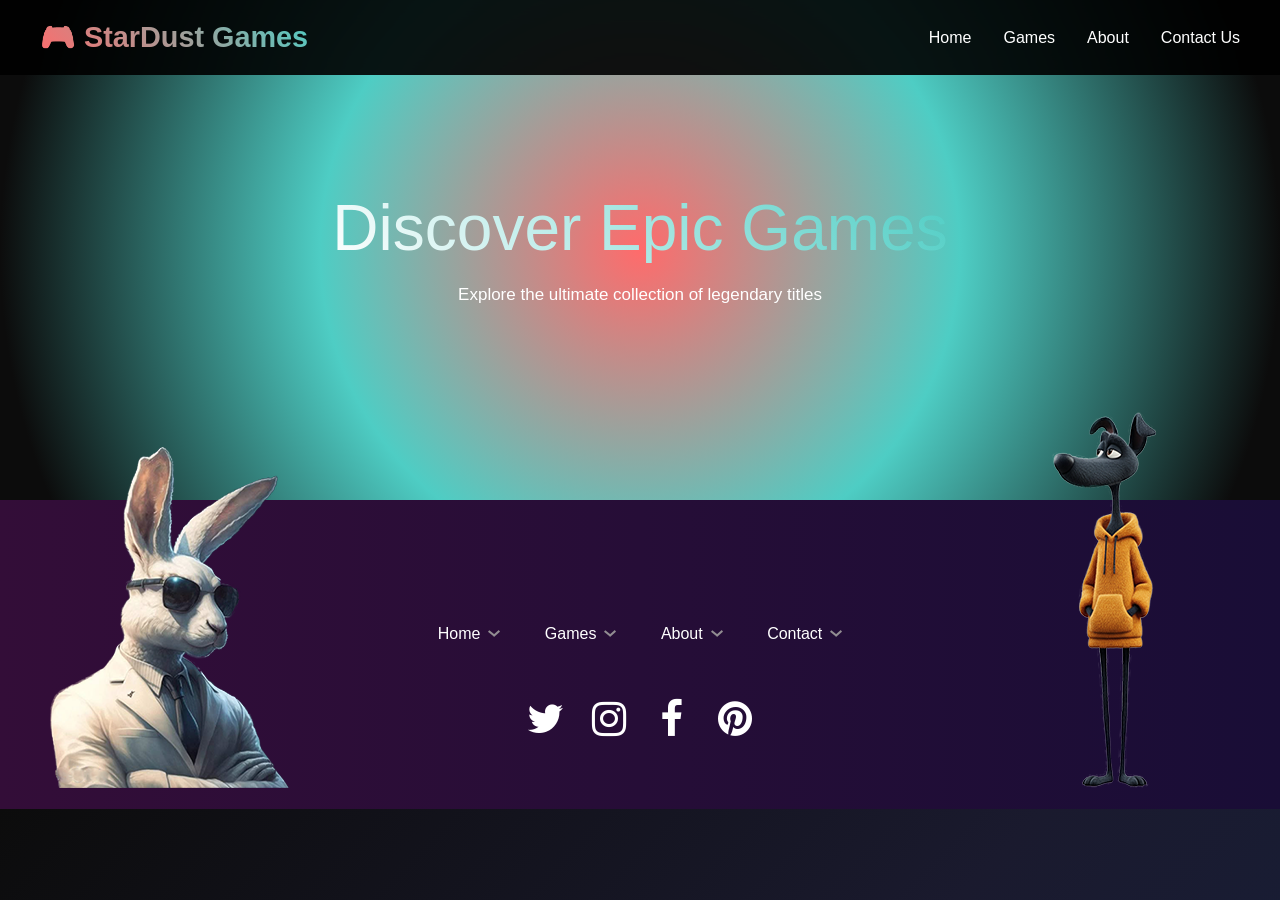
<file: index.html>
<!DOCTYPE html>
<html data-bs-theme="light" lang="en">

<head>
    <meta charset="utf-8">
    <meta name="viewport" content="width=device-width, initial-scale=1.0, shrink-to-fit=no">
    <title>Game Collection Hub</title>
    <link rel="apple-touch-icon" type="image/png" sizes="180x180" href="assets/img/apple-touch-icon.png">
    <link rel="icon" type="image/png" sizes="16x16" href="assets/img/favicon-16x16.png">
    <link rel="icon" type="image/png" sizes="16x16" href="assets/img/favicon-16x16.png" media="(prefers-color-scheme: dark)">
    <link rel="icon" type="image/png" sizes="32x32" href="assets/img/favicon-32x32.png">
    <link rel="icon" type="image/png" sizes="32x32" href="assets/img/favicon-32x32.png" media="(prefers-color-scheme: dark)">
    <link rel="icon" type="image/png" sizes="180x180" href="assets/img/apple-touch-icon.png">
    <link rel="icon" type="image/png" sizes="192x192" href="assets/img/android-chrome-192x192.png">
    <link rel="icon" type="image/png" sizes="512x512" href="assets/img/android-chrome-512x512.png">
    <link rel="stylesheet" href="assets/bootstrap/css/bootstrap.min.css">
    <link rel="stylesheet" href="assets/css/FontAwesome.css">
    <link rel="stylesheet" href="assets/fonts/font-awesome.min.css">
    <link rel="stylesheet" href="assets/css/styles.css">
    <link rel="stylesheet" href="assets/css/About-Us.css">
    <link rel="stylesheet" href="assets/css/Contact.css">
    <link rel="stylesheet" href="assets/css/game-footer.css">
    <link rel="stylesheet" href="assets/css/mystyles.css">
</head>

<body>
    <header>
        <nav>
            <div class="logo"><span>🎮 StarDust Games</span></div>
            <ul class="nav-links">
                <li><a href="index.html">Home</a></li>
                <li><a href="games.html">Games</a></li>
                <li><a href="about.html">About</a></li>
                <li><a href="contact.html">Contact Us</a></li>
            </ul>
        </nav>
    </header>
    <section class="hero" id="home" style="height: 500px;">
        <h1>Discover Epic Games</h1>
        <p>Explore the ultimate collection of legendary titles</p>
    </section>
    <footer class="footer-section">
        <div class="container">
            <div class="footer-left-pic"><img src="assets/img/hare.png" alt=""></div>
            <div class="footer-right-pic"><img src="assets/img/dog.png" alt=""></div><a href="#" class="footer-logo"></a>
            <ul class="main-menu footer-menu">
                <li><a href="index.html">Home</a></li>
                <li><a href="games.html">Games</a></li>
                <li><a href="about.html">About</a></li>
                <li><a href="contact.html">Contact</a></li>
            </ul>
            <div class="d-flex justify-content-center footer-social"><a href="#" style="width: 50px;height: 50px;"><i class="fa fa-twitter fs-1"></i></a><a href="#" style="width: 50px;height: 49px;"><i class="fa fa-instagram fs-1"></i></a><a href="#" style="width: 50px;height: 50px;"><i class="fa fa-facebook fs-1"></i></a><a href="#" style="width: 50px;height: 50px;"><i class="fa fa-pinterest fs-1"></i></a></div>
        </div>
    </footer>
    <script src="assets/bootstrap/js/bootstrap.min.js"></script>
    <script src="assets/js/script.js"></script>
</body>

</html>
</file>
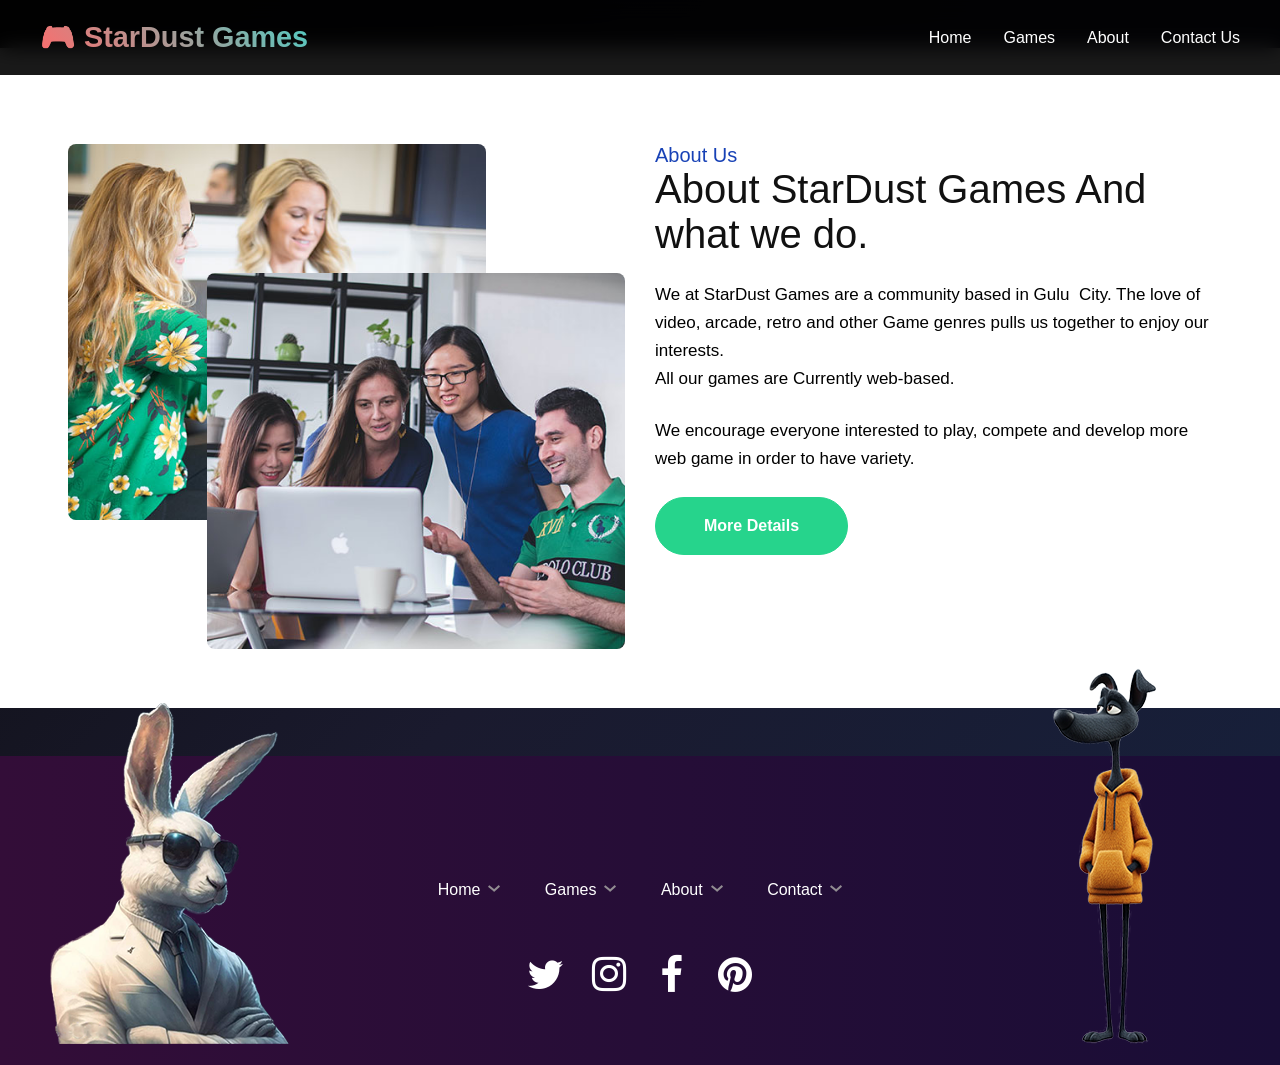
<file: about.html>
<!DOCTYPE html>
<html data-bs-theme="light" lang="en">

<head>
    <meta charset="utf-8">
    <meta name="viewport" content="width=device-width, initial-scale=1.0, shrink-to-fit=no">
    <title>Game Collection Hub</title>
    <link rel="apple-touch-icon" type="image/png" sizes="180x180" href="assets/img/apple-touch-icon.png">
    <link rel="icon" type="image/png" sizes="16x16" href="assets/img/favicon-16x16.png">
    <link rel="icon" type="image/png" sizes="16x16" href="assets/img/favicon-16x16.png" media="(prefers-color-scheme: dark)">
    <link rel="icon" type="image/png" sizes="32x32" href="assets/img/favicon-32x32.png">
    <link rel="icon" type="image/png" sizes="32x32" href="assets/img/favicon-32x32.png" media="(prefers-color-scheme: dark)">
    <link rel="icon" type="image/png" sizes="180x180" href="assets/img/apple-touch-icon.png">
    <link rel="icon" type="image/png" sizes="192x192" href="assets/img/android-chrome-192x192.png">
    <link rel="icon" type="image/png" sizes="512x512" href="assets/img/android-chrome-512x512.png">
    <link rel="stylesheet" href="assets/bootstrap/css/bootstrap.min.css">
    <link rel="stylesheet" href="assets/css/FontAwesome.css">
    <link rel="stylesheet" href="assets/fonts/font-awesome.min.css">
    <link rel="stylesheet" href="assets/css/styles.css">
    <link rel="stylesheet" href="assets/css/About-Us.css">
    <link rel="stylesheet" href="assets/css/Contact.css">
    <link rel="stylesheet" href="assets/css/game-footer.css">
    <link rel="stylesheet" href="assets/css/mystyles.css">
</head>

<body>
    <header>
        <nav>
            <div class="logo"><span>🎮 StarDust Games</span></div>
            <ul class="nav-links">
                <li><a href="index.html">Home</a></li>
                <li><a href="games.html">Games</a></li>
                <li><a href="about.html">About</a></li>
                <li><a href="contact.html">Contact Us</a></li>
            </ul>
        </nav>
    </header>
    <div class="container-fluid py-5 my-5" style="background: #ffffff;">
        <div class="container pt-5">
            <div class="row g-5">
                <div class="col-sm-12 col-md-6 col-lg-5 wow fadeIn" data-wow-delay=".3s">
                    <div class="h-100 position-relative"><img class="rounded img-fluid w-75" src="assets/img/img/about-1.jpg" alt="" style="margin-bottom:25%;">
                        <div class="position-absolute w-75" style="top:25%;left:25%;"><img class="rounded img-fluid w-100" src="assets/img/img/about-2.jpg" alt=""></div>
                    </div>
                </div>
                <div class="col-sm-12 col-md-6 col-lg-7 wow fadeIn" data-wow-delay=".5s">
                    <h5 class="text-primary">About Us</h5>
                    <h1 class="mb-4">About StarDust Games And what we do.</h1>
                    <p style="color: var(--bs-emphasis-color);">We at StarDust Games are a community based in Gulu&nbsp; City. The love of video, arcade, retro and other Game genres pulls us together to enjoy our interests.</p>
                    <p class="mb-4" style="color: var(--bs-emphasis-color);">All our games are Currently web-based.&nbsp;</p>
                    <p class="mb-4" style="color: var(--bs-emphasis-color);">We encourage everyone interested to play, compete and develop more web game in order to have variety.</p><a class="btn btn-secondary rounded-pill px-5 py-3 text-white" role="button" href="">More Details</a>
                </div>
            </div>
        </div>
    </div>
    <footer class="footer-section">
        <div class="container">
            <div class="footer-left-pic"><img src="assets/img/hare.png" alt=""></div>
            <div class="footer-right-pic"><img src="assets/img/dog.png" alt=""></div><a href="#" class="footer-logo"></a>
            <ul class="main-menu footer-menu">
                <li><a href="index.html">Home</a></li>
                <li><a href="games.html">Games</a></li>
                <li><a href="about.html">About</a></li>
                <li><a href="contact.html">Contact</a></li>
            </ul>
            <div class="d-flex justify-content-center footer-social"><a href="#" style="width: 50px;height: 50px;"><i class="fa fa-twitter fs-1"></i></a><a href="#" style="width: 50px;height: 49px;"><i class="fa fa-instagram fs-1"></i></a><a href="#" style="width: 50px;height: 50px;"><i class="fa fa-facebook fs-1"></i></a><a href="#" style="width: 50px;height: 50px;"><i class="fa fa-pinterest fs-1"></i></a></div>
        </div>
    </footer>
    <script src="assets/bootstrap/js/bootstrap.min.js"></script>
    <script src="assets/js/script.js"></script>
</body>

</html>
</file>
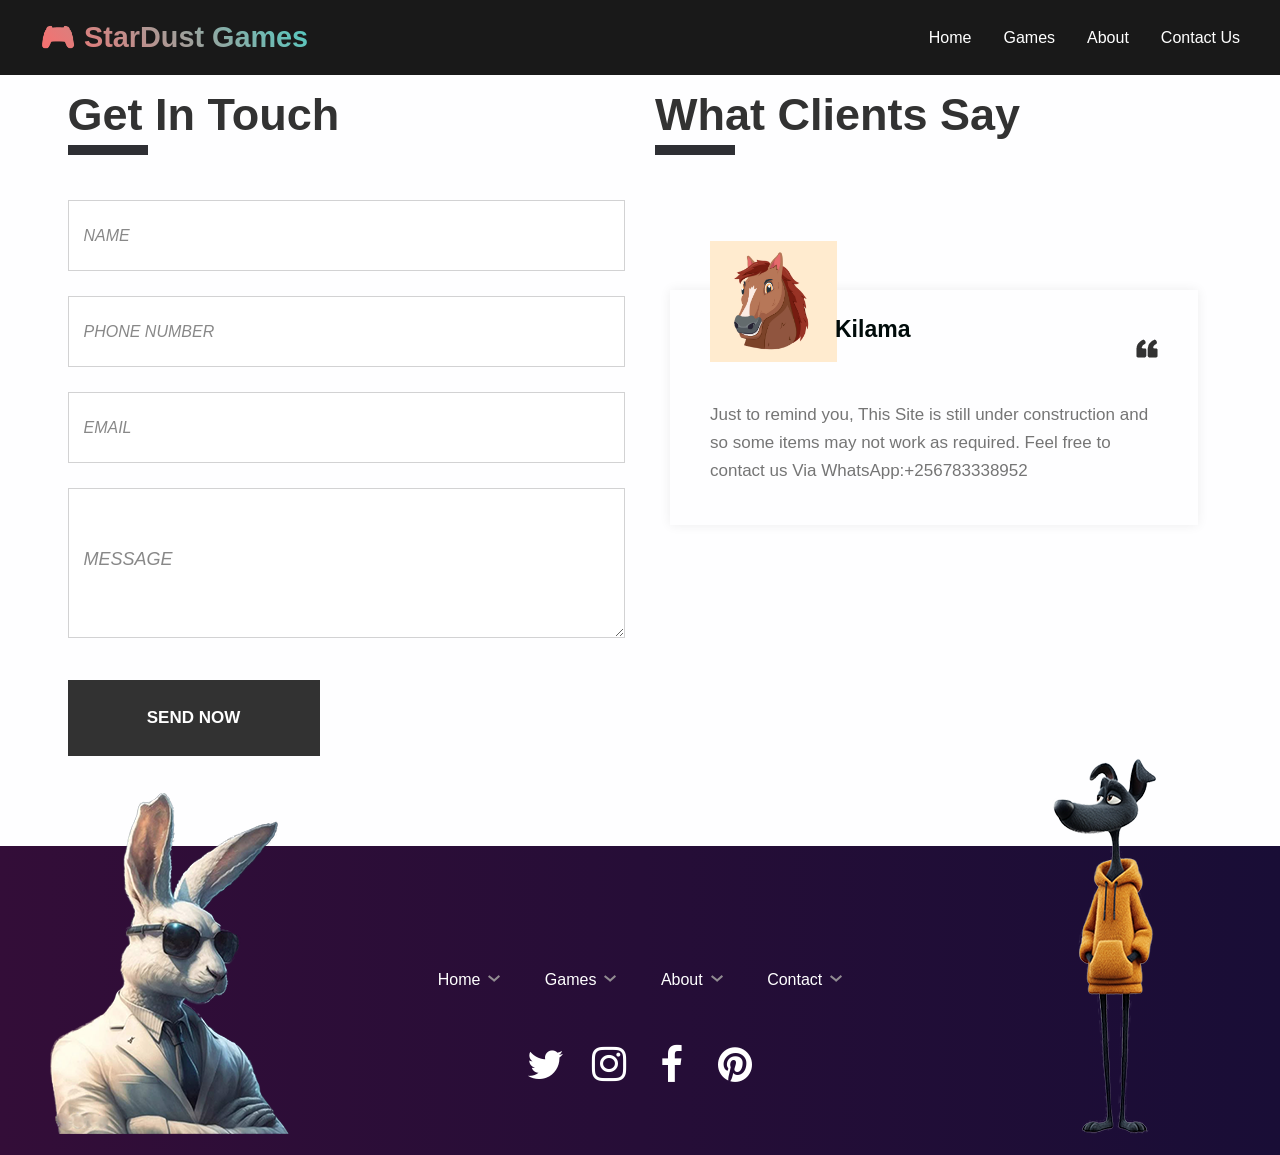
<file: contact.html>
<!DOCTYPE html>
<html data-bs-theme="light" lang="en">

<head>
    <meta charset="utf-8">
    <meta name="viewport" content="width=device-width, initial-scale=1.0, shrink-to-fit=no">
    <title>Game Collection Hub</title>
    <link rel="apple-touch-icon" type="image/png" sizes="180x180" href="assets/img/apple-touch-icon.png">
    <link rel="icon" type="image/png" sizes="16x16" href="assets/img/favicon-16x16.png">
    <link rel="icon" type="image/png" sizes="16x16" href="assets/img/favicon-16x16.png" media="(prefers-color-scheme: dark)">
    <link rel="icon" type="image/png" sizes="32x32" href="assets/img/favicon-32x32.png">
    <link rel="icon" type="image/png" sizes="32x32" href="assets/img/favicon-32x32.png" media="(prefers-color-scheme: dark)">
    <link rel="icon" type="image/png" sizes="180x180" href="assets/img/apple-touch-icon.png">
    <link rel="icon" type="image/png" sizes="192x192" href="assets/img/android-chrome-192x192.png">
    <link rel="icon" type="image/png" sizes="512x512" href="assets/img/android-chrome-512x512.png">
    <link rel="stylesheet" href="assets/bootstrap/css/bootstrap.min.css">
    <link rel="stylesheet" href="assets/css/FontAwesome.css">
    <link rel="stylesheet" href="assets/fonts/font-awesome.min.css">
    <link rel="stylesheet" href="assets/css/styles.css">
    <link rel="stylesheet" href="assets/css/About-Us.css">
    <link rel="stylesheet" href="assets/css/Contact.css">
    <link rel="stylesheet" href="assets/css/game-footer.css">
    <link rel="stylesheet" href="assets/css/mystyles.css">
</head>

<body>
    <header>
        <nav>
            <div class="logo"><span>🎮 StarDust Games</span></div>
            <ul class="nav-links">
                <li><a href="index.html">Home</a></li>
                <li><a href="games.html">Games</a></li>
                <li><a href="about.html">About</a></li>
                <li><a href="contact.html">Contact Us</a></li>
            </ul>
        </nav>
    </header>
    <div class="contact">
        <div class="container">
            <div class="row">
                <div class="col-md-6">
                    <div class="titlepage text_align_left">
                        <h2>Get In Touch</h2>
                    </div>
                    <form id="request" class="main_form">
                        <div class="row">
                            <div class="col-md-12"><input class="contactus" placeholder="Name" type="type" name=" Name"></div>
                            <div class="col-md-12"><input class="contactus" placeholder="Phone Number" type="type" name="Phone Number"></div>
                            <div class="col-md-12"><input class="contactus" placeholder="Email" type="type" name="Email"></div>
                            <div class="col-md-12"><textarea class="textarea" placeholder="Message" type="type"></textarea></div>
                            <div class="col-md-12"><button class="send_btn">Send Now</button></div>
                        </div>
                    </form>
                </div>
                <div class="col-md-6">
                    <div class="titlepage text_align_left">
                        <h2>What Clients Say</h2>
                    </div>
                    <div id="clientsl" class="carousel slide our_clientsl" data-ride="carousel">
                        <ol class="carousel-indicators">
                            <li data-target="#clientsl" data-slide-to="0" class="active"></li>
                            <li data-target="#clientsl" data-slide-to="1"></li>
                            <li data-target="#clientsl" data-slide-to="2"></li>
                        </ol>
                        <div class="carousel-inner">
                            <div class="carousel-item active">
                                <div class="container">
                                    <div class="carousel-caption posi_in">
                                        <div class="clientsl_text"><i><img src="assets/img/horse.png" alt="#" style="padding-right: 0px;margin-right: -2px;" width="127" height="121"></i>
                                            <h3>Kilama<img src="assets/img/icon.png" alt="#"></h3>
                                            <p style="text-align: left;">Just to remind you, This Site is still under construction and so some items may not work as required. Feel free to contact us Via WhatsApp:+256783338952</p>
                                        </div>
                                    </div>
                                </div>
                            </div>
                            <div class="carousel-item">
                                <div class="container">
                                    <div class="carousel-caption posi_in">
                                        <div class="clientsl_text"><i><img src="assets/img/clint.jpg" alt="#"></i>
                                            <h3>Deno <img src="assets/img/icon.png" alt="#"></h3>
                                            <p>It is a long established fact that a reader will be distracted by the readable content of a page when looking at its layout. The point of using Lorem IpsumIt is a long established fact that a reader will be distracted by the readable content of a page when looking at its layout. The point of using Lorem Ipsum</p>
                                        </div>
                                    </div>
                                </div>
                            </div>
                            <div class="carousel-item">
                                <div class="container">
                                    <div class="carousel-caption posi_in">
                                        <div class="clientsl_text"><i><img src="assets/img/clint.jpg" alt="#"></i>
                                            <h3>Deno <img src="assets/img/icon.png" alt="#"></h3>
                                            <p>It is a long established fact that a reader will be distracted by the readable content of a page when looking at its layout. The point of using Lorem IpsumIt is a long established fact that a reader will be distracted by the readable content of a page when looking at its layout. The point of using Lorem Ipsum</p>
                                        </div>
                                    </div>
                                </div>
                            </div>
                        </div>
                    </div>
                </div>
            </div>
        </div>
    </div>
    <footer class="footer-section">
        <div class="container">
            <div class="footer-left-pic"><img src="assets/img/hare.png" alt=""></div>
            <div class="footer-right-pic"><img src="assets/img/dog.png" alt=""></div><a href="#" class="footer-logo"></a>
            <ul class="main-menu footer-menu">
                <li><a href="index.html">Home</a></li>
                <li><a href="games.html">Games</a></li>
                <li><a href="about.html">About</a></li>
                <li><a href="contact.html">Contact</a></li>
            </ul>
            <div class="d-flex justify-content-center footer-social"><a href="#" style="width: 50px;height: 50px;"><i class="fa fa-twitter fs-1"></i></a><a href="#" style="width: 50px;height: 49px;"><i class="fa fa-instagram fs-1"></i></a><a href="#" style="width: 50px;height: 50px;"><i class="fa fa-facebook fs-1"></i></a><a href="#" style="width: 50px;height: 50px;"><i class="fa fa-pinterest fs-1"></i></a></div>
        </div>
    </footer>
    <script src="assets/bootstrap/js/bootstrap.min.js"></script>
    <script src="assets/js/script.js"></script>
</body>

</html>
</file>
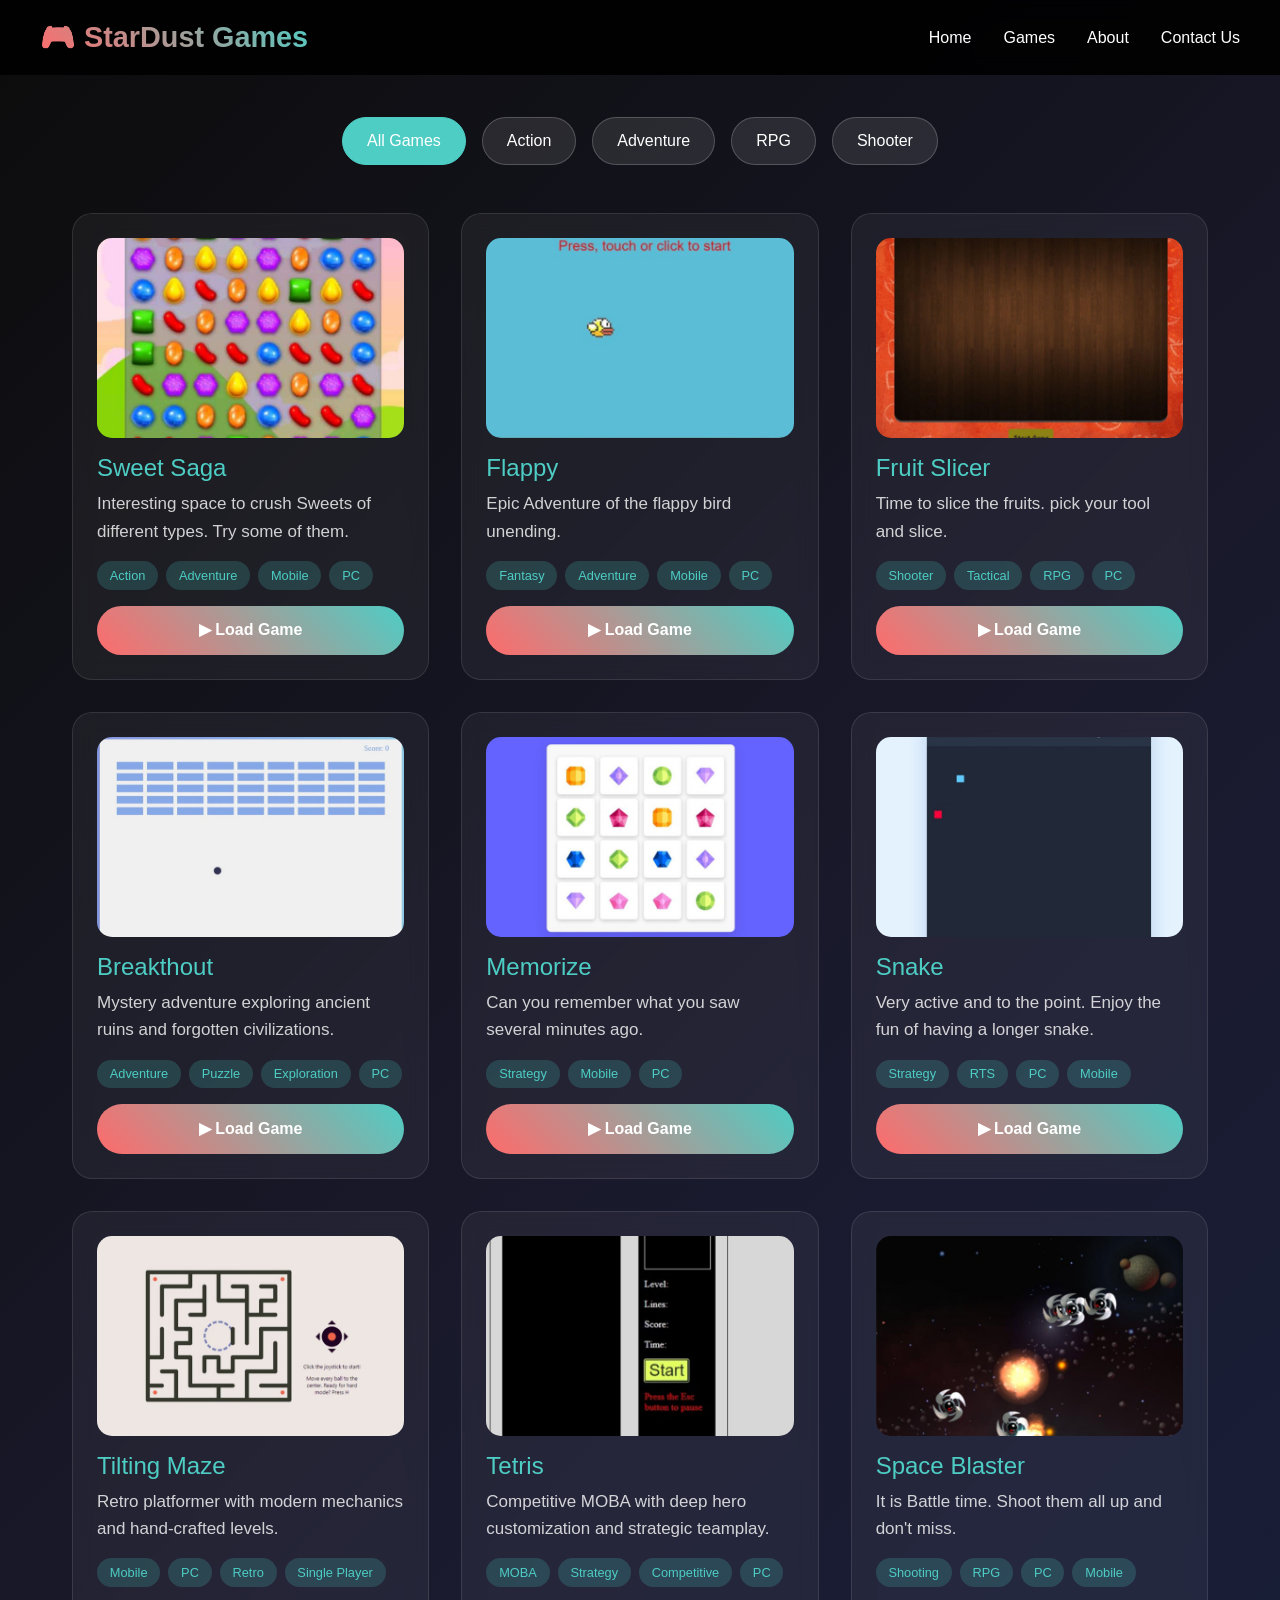
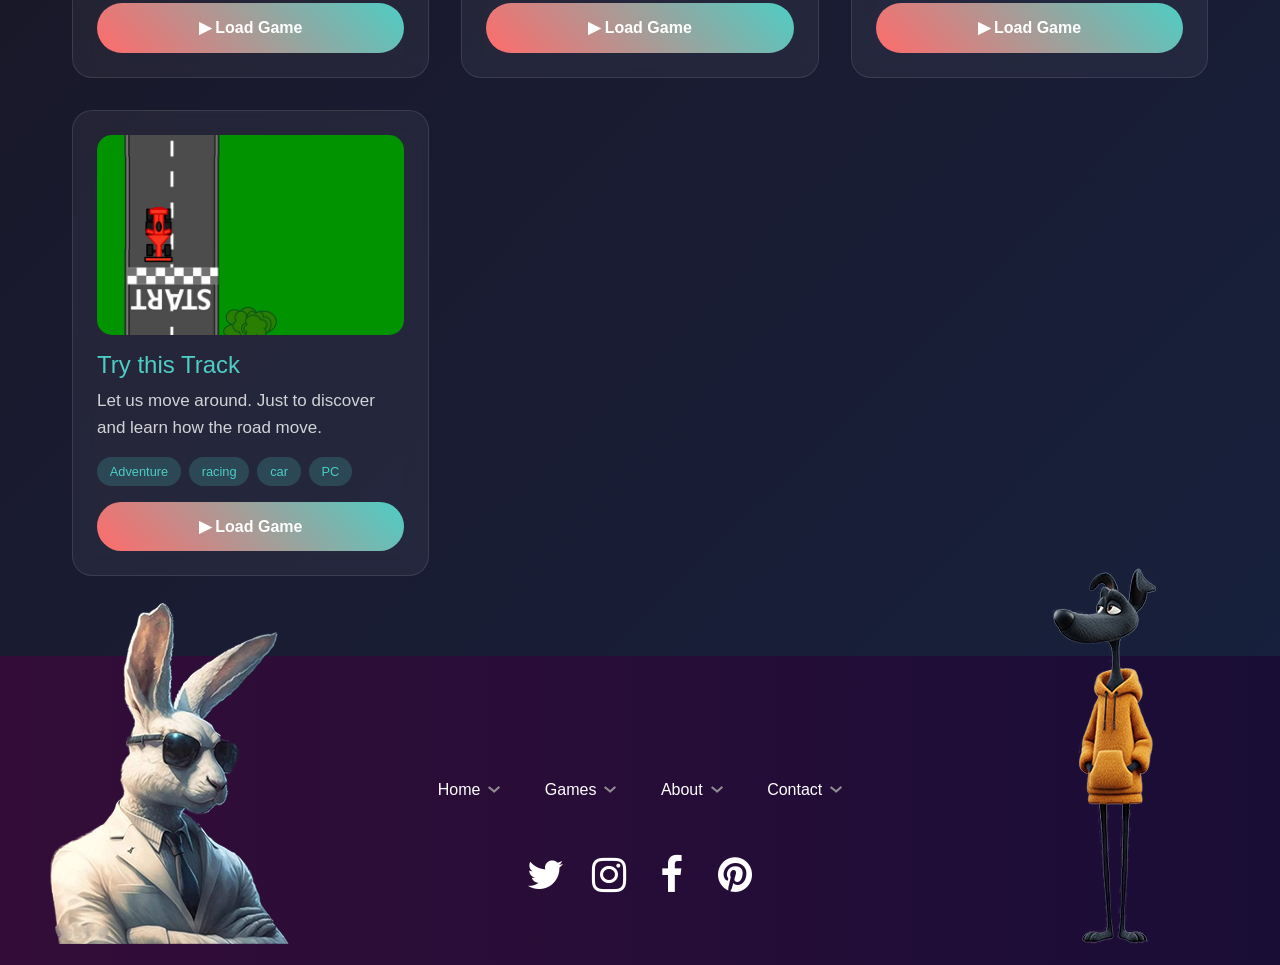
<file: games.html>
<!DOCTYPE html>
<html data-bs-theme="light" lang="en">

<head>
    <meta charset="utf-8">
    <meta name="viewport" content="width=device-width, initial-scale=1.0, shrink-to-fit=no">
    <title>Game Collection Hub</title>
    <link rel="apple-touch-icon" type="image/png" sizes="180x180" href="assets/img/apple-touch-icon.png">
    <link rel="icon" type="image/png" sizes="16x16" href="assets/img/favicon-16x16.png">
    <link rel="icon" type="image/png" sizes="16x16" href="assets/img/favicon-16x16.png" media="(prefers-color-scheme: dark)">
    <link rel="icon" type="image/png" sizes="32x32" href="assets/img/favicon-32x32.png">
    <link rel="icon" type="image/png" sizes="32x32" href="assets/img/favicon-32x32.png" media="(prefers-color-scheme: dark)">
    <link rel="icon" type="image/png" sizes="180x180" href="assets/img/apple-touch-icon.png">
    <link rel="icon" type="image/png" sizes="192x192" href="assets/img/android-chrome-192x192.png">
    <link rel="icon" type="image/png" sizes="512x512" href="assets/img/android-chrome-512x512.png">
    <link rel="stylesheet" href="assets/bootstrap/css/bootstrap.min.css">
    <link rel="stylesheet" href="assets/css/FontAwesome.css">
    <link rel="stylesheet" href="assets/fonts/font-awesome.min.css">
    <link rel="stylesheet" href="assets/css/styles.css">
    <link rel="stylesheet" href="assets/css/About-Us.css">
    <link rel="stylesheet" href="assets/css/Contact.css">
    <link rel="stylesheet" href="assets/css/game-footer.css">
    <link rel="stylesheet" href="assets/css/mystyles.css">
</head>

<body>
    <header>
        <nav>
            <div class="logo"><span>🎮 StarDust Games</span></div>
            <ul class="nav-links">
                <li><a href="index.html">Home</a></li>
                <li><a href="games.html">Games</a></li>
                <li><a href="about.html">About</a></li>
                <li><a href="contact.html">Contact Us</a></li>
            </ul>
        </nav>
    </header>
    <section class="games-grid" id="games">
        <div class="filter-bar" style="margin-top: 37px;"><button class="active filter-btn" data-filter="all">All Games</button><button class="filter-btn" data-filter="action">Action</button><button class="filter-btn" data-filter="adventure">Adventure</button><button class="filter-btn" data-filter="rpg">RPG</button><button class="filter-btn" data-filter="shooter">Shooter</button></div>
        <div class="grid" id="gameGrid"></div>
    </section>
    <footer class="footer-section">
        <div class="container">
            <div class="footer-left-pic"><img src="assets/img/hare.png" alt=""></div>
            <div class="footer-right-pic"><img src="assets/img/dog.png" alt=""></div><a href="#" class="footer-logo"></a>
            <ul class="main-menu footer-menu">
                <li><a href="index.html">Home</a></li>
                <li><a href="games.html">Games</a></li>
                <li><a href="about.html">About</a></li>
                <li><a href="contact.html">Contact</a></li>
            </ul>
            <div class="d-flex justify-content-center footer-social"><a href="#" style="width: 50px;height: 50px;"><i class="fa fa-twitter fs-1"></i></a><a href="#" style="width: 50px;height: 49px;"><i class="fa fa-instagram fs-1"></i></a><a href="#" style="width: 50px;height: 50px;"><i class="fa fa-facebook fs-1"></i></a><a href="#" style="width: 50px;height: 50px;"><i class="fa fa-pinterest fs-1"></i></a></div>
        </div>
    </footer>
    <script src="assets/bootstrap/js/bootstrap.min.js"></script>
    <script src="assets/js/script.js"></script>
</body>

</html>
</file>
<file: assets/css/styles.css>
* {
  margin: 0;
  padding: 0;
  box-sizing: border-box;
}

body {
  font-family: 'Arial', sans-serif;
  background: linear-gradient(135deg, #0c0c0c 0%, #1a1a2e 50%, #16213e 100%);
  color: white;
  overflow-x: hidden;
}

header {
  background: rgba(0,0,0,0.9);
  padding: 1rem 2rem;
  position: fixed;
  width: 100%;
  top: 0;
  z-index: 1000;
  backdrop-filter: blur(10px);
  -webkit-backdrop-filter: blur(10px);
}

nav {
  display: flex;
  justify-content: space-between;
  align-items: center;
  max-width: 1200px;
  margin: 0 auto;
}

.logo {
  font-size: 1.8rem;
  font-weight: bold;
  background: linear-gradient(45deg, #ff6b6b, #4ecdc4);
  -webkit-background-clip: text;
  -webkit-text-fill-color: transparent;
}

.nav-links {
  display: flex;
  list-style: none;
  gap: 2rem;
}

.nav-links a {
  color: white;
  text-decoration: none;
  transition: color 0.3s;
}

.nav-links a:hover {
  color: #4ecdc4;
}

.hero {
  height: 100vh;
  display: flex;
  flex-direction: column;
  justify-content: center;
  align-items: center;
  text-align: center;
  background: url('data:image/svg+xml,<svg xmlns="http://www.w3.org/2000/svg" viewBox="0 0 1000 1000"><defs><radialGradient id="g" cx="50%" cy="50%"><stop offset="0%" stop-color="%23ff6b6b"/><stop offset="50%" stop-color="%234ecdc4"/><stop offset="100%" stop-color="%230c0c0c"/></radialGradient></defs><rect width="100%" height="100%" fill="url(%23g)"/></svg>') center/cover;
  animation: heroPulse 4s ease-in-out infinite alternate;
}

@keyframes heroPulse {
  0% {
    filter: brightness(1);
  }
  100% {
    filter: brightness(1.2);
  }
}

.hero h1 {
  font-size: 4rem;
  margin-bottom: 1rem;
  background: linear-gradient(45deg, white, #4ecdc4);
  -webkit-background-clip: text;
  -webkit-text-fill-color: transparent;
}

.games-grid {
  padding: 5rem 2rem;
  max-width: 1200px;
  margin: 0 auto;
}

.grid {
  display: grid;
  grid-template-columns: repeat(auto-fit, minmax(300px, 1fr));
  gap: 2rem;
  margin-top: 3rem;
}

.game-card {
  background: rgba(255,255,255,0.05);
  border-radius: 20px;
  padding: 1.5rem;
  backdrop-filter: blur(10px);
  -webkit-backdrop-filter: blur(10px);
  border: 1px solid rgba(255,255,255,0.1);
  transition: all 0.4s cubic-bezier(0.175, 0.885, 0.32, 1.275);
  position: relative;
  overflow: hidden;
}

.game-card::before {
  content: '';
  position: absolute;
  top: 0;
  left: -100%;
  width: 100%;
  height: 100%;
  background: linear-gradient(90deg, transparent, rgba(255,255,255,0.2), transparent);
  transition: left 0.5s;
}

.game-card:hover::before {
  left: 100%;
}

.game-card:hover {
  transform: translateY(-15px) scale(1.02);
  box-shadow: 0 25px 50px rgba(0,0,0,0.5);
}

.game-image {
  width: 100%;
  height: 200px;
  object-fit: cover;
  border-radius: 15px;
  margin-bottom: 1rem;
}

.game-title {
  font-size: 1.5rem;
  margin-bottom: 0.5rem;
  color: #4ecdc4;
}

.game-desc {
  color: rgba(255,255,255,0.8);
  line-height: 1.6;
  margin-bottom: 1rem;
}

.game-tags {
  display: flex;
  gap: 0.5rem;
  flex-wrap: wrap;
  margin-bottom: 1rem;
}

.tag {
  background: rgba(78,205,196,0.2);
  color: #4ecdc4;
  padding: 0.3rem 0.8rem;
  border-radius: 20px;
  font-size: 0.8rem;
}

.play-btn {
  background: linear-gradient(45deg, #ff6b6b, #4ecdc4);
  color: white;
  border: none;
  padding: 0.8rem 2rem;
  border-radius: 50px;
  cursor: pointer;
  font-weight: bold;
  transition: all 0.3s;
  width: 100%;
}

.play-btn:hover {
  transform: scale(1.05);
  box-shadow: 0 10px 25px rgba(255,107,107,0.4);
}

.filter-bar {
  display: flex;
  gap: 1rem;
  justify-content: center;
  margin-bottom: 2rem;
  flex-wrap: wrap;
}

.filter-btn {
  background: rgba(255,255,255,0.1);
  color: white;
  border: 1px solid rgba(255,255,255,0.2);
  padding: 0.7rem 1.5rem;
  border-radius: 25px;
  cursor: pointer;
  transition: all 0.3s;
}

.filter-btn.active, .filter-btn:hover {
  background: #4ecdc4;
  border-color: #4ecdc4;
}

@media (max-width: 768px) {
  .nav-links {
    display: none;
  }
}

@media (max-width: 768px) {
  .hero h1 {
    font-size: 2.5rem;
  }
}

@media (max-width: 768px) {
  .grid {
    grid-template-columns: 1fr;
  }
}
</file>
<file: assets/css/About-Us.css>
@keyframes fadeIn {
  0% {
    opacity: 0;
  }
  to {
    opacity: 1;
  }
}

.fadeIn {
  animation-name: fadeIn;
}

*, *::before, *::after {
  box-sizing: border-box;
}

h6, .h6, h5, .h5, h4, .h4, h3, .h3, h2, .h2, h1, .h1 {
  margin-top: 0;
  margin-bottom: .5rem;
  font-family: "Saira",sans-serif;
  font-weight: 600;
  line-height: 1.2;
  color: #000103;
}

h1, .h1 {
  font-size: calc(1.375rem + 1.5vw);
}

@media (min-width: 1200px) {
  h1, .h1 {
    font-size: 2.5rem;
  }
}

h5, .h5 {
  font-size: 1.25rem;
}

p {
  margin-top: 0;
  margin-bottom: 1rem;
}

a {
  color: #1842b6;
  text-decoration: none;
}

a:hover {
  color: #133592;
}

img, svg {
  vertical-align: middle;
}

[role=button] {
  cursor: pointer;
}

.img-fluid {
  max-width: 100%;
  height: auto;
}

.container, .container-fluid, .container-xxl, .container-xl, .container-lg, .container-md, .container-sm {
  width: 100%;
  padding-right: var(--bs-gutter-x, 0.75rem);
  padding-left: var(--bs-gutter-x, 0.75rem);
  margin-right: auto;
  margin-left: auto;
}

@media (min-width: 576px) {
  .container-sm, .container {
    max-width: 540px;
  }
}

@media (min-width: 768px) {
  .container-md, .container-sm, .container {
    max-width: 720px;
  }
}

@media (min-width: 992px) {
  .container-lg, .container-md, .container-sm, .container {
    max-width: 960px;
  }
}

@media (min-width: 1200px) {
  .container-xl, .container-lg, .container-md, .container-sm, .container {
    max-width: 1140px;
  }
}

@media (min-width: 1400px) {
  .container-xxl, .container-xl, .container-lg, .container-md, .container-sm, .container {
    max-width: 1320px;
  }
}

.row {
  --bs-gutter-x: 1.5rem;
  --bs-gutter-y: 0;
  display: flex;
  flex-wrap: wrap;
  margin-top: calc(var(--bs-gutter-y)*-1);
  margin-right: calc(var(--bs-gutter-x)/-2);
  margin-left: calc(var(--bs-gutter-x)/-2);
}

.row > * {
  flex-shrink: 0;
  width: 100%;
  max-width: 100%;
  padding-right: calc(var(--bs-gutter-x)/2);
  padding-left: calc(var(--bs-gutter-x)/2);
  margin-top: var(--bs-gutter-y);
}

.g-5, .gx-5 {
  --bs-gutter-x: 3rem;
}

.g-5, .gy-5 {
  --bs-gutter-y: 3rem;
}

@media (min-width: 576px) {
  .col-sm-12 {
    flex: 0 0 auto;
    width: 100%;
  }
}

@media (min-width: 768px) {
  .col-md-6 {
    flex: 0 0 auto;
    width: 50%;
  }
}

@media (min-width: 992px) {
  .col-lg-5 {
    flex: 0 0 auto;
    width: 41.6666666667%;
  }
}

@media (min-width: 992px) {
  .col-lg-7 {
    flex: 0 0 auto;
    width: 58.3333333333%;
  }
}

.btn {
  display: inline-block;
  font-weight: 400;
  line-height: 1.5;
  color: #787878;
  text-align: center;
  vertical-align: middle;
  cursor: pointer;
  -webkit-user-select: none;
  -moz-user-select: none;
  user-select: none;
  background-color: rgba(0,0,0,0);
  border: 1px solid rgba(0,0,0,0);
  padding: .375rem .75rem;
  font-size: 1rem;
  border-radius: 8px;
  transition: color .15s ease-in-out,background-color .15s ease-in-out,border-color .15s ease-in-out,box-shadow .15s ease-in-out;
}

@media (prefers-reduced-motion: reduce) {
  .btn {
    transition: none;
  }
}

.btn:hover {
  color: #787878;
}

.btn-check:focus + .btn, .btn:focus {
  outline: 0;
  box-shadow: 0 0 0 .25rem rgba(24,66,182,.25);
}

.btn-secondary {
  color: #000;
  background-color: #26d48c;
  border-color: #26d48c;
}

.btn-secondary:hover {
  color: #000;
  background-color: #47da9d;
  border-color: #3cd898;
}

.btn-check:focus + .btn-secondary, .btn-secondary:focus {
  color: #000;
  background-color: #47da9d;
  border-color: #3cd898;
  box-shadow: 0 0 0 .25rem rgba(32,180,119,.5);
}

.btn-check:checked + .btn-secondary, .btn-check:active + .btn-secondary, .btn-secondary:active, .btn-secondary.active, .show > .btn-secondary.dropdown-toggle {
  color: #000;
  background-color: #51dda3;
  border-color: #3cd898;
}

.btn-check:checked + .btn-secondary:focus, .btn-check:active + .btn-secondary:focus, .btn-secondary:active:focus, .btn-secondary.active:focus, .show > .btn-secondary.dropdown-toggle:focus {
  box-shadow: 0 0 0 .25rem rgba(32,180,119,.5);
}

.position-relative {
  position: relative !important;
}

.position-absolute {
  position: absolute !important;
}

.w-75 {
  width: 75% !important;
}

.w-100 {
  width: 100% !important;
}

.h-100 {
  height: 100% !important;
}

.my-5 {
  margin-top: 3rem !important;
  margin-bottom: 3rem !important;
}

.mb-4 {
  margin-bottom: 1.5rem !important;
}

.px-5 {
  padding-right: 3rem !important;
  padding-left: 3rem !important;
}

.py-3 {
  padding-top: 1rem !important;
  padding-bottom: 1rem !important;
}

.py-5 {
  padding-top: 3rem !important;
  padding-bottom: 3rem !important;
}

.pt-5 {
  padding-top: 3rem !important;
}

.text-primary {
  color: #1842b6 !important;
}

.text-white {
  color: #fff !important;
}

.rounded {
  border-radius: 8px !important;
}

.rounded-pill {
  border-radius: 50rem !important;
}

.btn {
  font-weight: 600;
  transition: .5s;
}
</file>
<file: assets/css/Contact.css>
*, ::after, ::before {
  box-sizing: border-box;
}

h1, h2, h3, h4, h5, h6 {
  margin-top: 0;
  margin-bottom: .5rem;
}

p {
  margin-top: 0;
  margin-bottom: 1rem;
}

dl, ol, ul {
  margin-top: 0;
  margin-bottom: 1rem;
}

a {
  color: #007bff;
  text-decoration: none;
  background-color: transparent;
  -webkit-text-decoration-skip: objects;
}

a:hover {
  color: #0056b3;
  text-decoration: underline;
}

img {
  vertical-align: middle;
  border-style: none;
}

button {
  border-radius: 0;
}

button:focus {
  outline: 1px dotted;
  outline: 5px auto -webkit-focus-ring-color;
}

button, input, optgroup, select, textarea {
  margin: 0;
  font-family: inherit;
  font-size: inherit;
  line-height: inherit;
}

button, input {
  overflow: visible;
}

button, select {
  text-transform: none;
}

[type=reset], [type=submit], button, html [type=button] {
  -webkit-appearance: button;
}

textarea {
  overflow: auto;
  resize: vertical;
}

.h1, .h2, .h3, .h4, .h5, .h6, h1, h2, h3, h4, h5, h6 {
  margin-bottom: .5rem;
  font-family: inherit;
  font-weight: 500;
  line-height: 1.2;
  color: inherit;
}

.h2, h2 {
  font-size: 2rem;
}

.h3, h3 {
  font-size: 1.75rem;
}

.container {
  width: 100%;
  padding-right: 15px;
  padding-left: 15px;
  margin-right: auto;
  margin-left: auto;
}

@media (min-width:576px) {
  .container {
    max-width: 540px;
  }
}

@media (min-width:768px) {
  .container {
    max-width: 720px;
  }
}

@media (min-width:992px) {
  .container {
    max-width: 960px;
  }
}

@media (min-width:1200px) {
  .container {
    max-width: 1140px;
  }
}

.row {
  display: -ms-flexbox;
  display: flex;
  -ms-flex-wrap: wrap;
  flex-wrap: wrap;
  margin-right: -15px;
  margin-left: -15px;
}

.col, .col-1, .col-10, .col-11, .col-12, .col-2, .col-3, .col-4, .col-5, .col-6, .col-7, .col-8, .col-9, .col-auto, .col-lg, .col-lg-1, .col-lg-10, .col-lg-11, .col-lg-12, .col-lg-2, .col-lg-3, .col-lg-4, .col-lg-5, .col-lg-6, .col-lg-7, .col-lg-8, .col-lg-9, .col-lg-auto, .col-md, .col-md-1, .col-md-10, .col-md-11, .col-md-12, .col-md-2, .col-md-3, .col-md-4, .col-md-5, .col-md-6, .col-md-7, .col-md-8, .col-md-9, .col-md-auto, .col-sm, .col-sm-1, .col-sm-10, .col-sm-11, .col-sm-12, .col-sm-2, .col-sm-3, .col-sm-4, .col-sm-5, .col-sm-6, .col-sm-7, .col-sm-8, .col-sm-9, .col-sm-auto, .col-xl, .col-xl-1, .col-xl-10, .col-xl-11, .col-xl-12, .col-xl-2, .col-xl-3, .col-xl-4, .col-xl-5, .col-xl-6, .col-xl-7, .col-xl-8, .col-xl-9, .col-xl-auto {
  position: relative;
  width: 100%;
  min-height: 1px;
  padding-right: 15px;
  padding-left: 15px;
}

@media (min-width:768px) {
  .col-md-6 {
    -ms-flex: 0 0 50%;
    flex: 0 0 50%;
    max-width: 50%;
  }
}

@media (min-width:768px) {
  .col-md-12 {
    -ms-flex: 0 0 100%;
    flex: 0 0 100%;
    max-width: 100%;
  }
}

.carousel {
  position: relative;
}

.carousel-inner {
  position: relative;
  width: 100%;
  overflow: hidden;
}

.carousel-item {
  position: relative;
  display: none;
  -ms-flex-align: center;
  align-items: center;
  width: 100%;
  transition: -webkit-transform .6s ease;
  transition: transform .6s ease;
  transition: transform .6s ease,-webkit-transform .6s ease;
  -webkit-backface-visibility: hidden;
  backface-visibility: hidden;
  -webkit-perspective: 1000px;
  perspective: 1000px;
}

@media screen and (prefers-reduced-motion:reduce) {
  .carousel-item {
    transition: none;
  }
}

.carousel-item-next, .carousel-item-prev, .carousel-item.active {
  display: block;
}

.carousel-control-next, .carousel-control-prev {
  position: absolute;
  top: 0;
  bottom: 0;
  display: -ms-flexbox;
  display: flex;
  -ms-flex-align: center;
  align-items: center;
  -ms-flex-pack: center;
  justify-content: center;
  width: 15%;
  color: #fff;
  text-align: center;
  opacity: .5;
}

.carousel-control-next:focus, .carousel-control-next:hover, .carousel-control-prev:focus, .carousel-control-prev:hover {
  color: #fff;
  text-decoration: none;
  outline: 0;
  opacity: .9;
}

.carousel-control-prev {
  left: 0;
}

.carousel-control-next {
  right: 0;
}

.carousel-indicators {
  position: absolute;
  right: 0;
  bottom: 10px;
  left: 0;
  z-index: 15;
  display: -ms-flexbox;
  display: flex;
  -ms-flex-pack: center;
  justify-content: center;
  padding-left: 0;
  margin-right: 15%;
  margin-left: 15%;
  list-style: none;
}

.carousel-indicators li {
  position: relative;
  -ms-flex: 0 1 auto;
  flex: 0 1 auto;
  width: 30px;
  height: 3px;
  margin-right: 3px;
  margin-left: 3px;
  text-indent: -999px;
  background-color: rgba(255,255,255,.5);
}

.carousel-indicators li::before {
  position: absolute;
  top: -10px;
  left: 0;
  display: inline-block;
  width: 100%;
  height: 10px;
  content: "";
}

.carousel-indicators li::after {
  position: absolute;
  bottom: -10px;
  left: 0;
  display: inline-block;
  width: 100%;
  height: 10px;
  content: "";
}

.carousel-indicators .active {
  background-color: #fff;
}

.carousel-caption {
  position: absolute;
  right: 15%;
  bottom: 20px;
  left: 15%;
  z-index: 10;
  padding-top: 20px;
  padding-bottom: 20px;
  color: #fff;
  text-align: center;
}

.sr-only {
  position: absolute;
  width: 1px;
  height: 1px;
  padding: 0;
  overflow: hidden;
  clip: rect(0,0,0,0);
  white-space: nowrap;
  border: 0;
}

a {
  color: #1f1f1f;
  text-decoration: none !important;
  outline: none !important;
  -webkit-transition: all .3s ease-in-out;
  -moz-transition: all .3s ease-in-out;
  -ms-transition: all .3s ease-in-out;
  -o-transition: all .3s ease-in-out;
  transition: all .3s ease-in-out;
}

h1, h2, h3, h4, h5, h6 {
  letter-spacing: 0;
  font-weight: normal;
  position: relative;
  padding: 0;
  font-weight: normal;
  line-height: normal;
  color: #111111;
  margin: 0;
}

h2 {
  font-size: 22px;
}

h3 {
  font-size: 18px;
}

*, *::after, *::before {
  -webkit-box-sizing: border-box;
  -moz-box-sizing: border-box;
  box-sizing: border-box;
}

button:focus {
  outline: none;
}

ul, li, ol {
  margin: 0px;
  padding: 0px;
  list-style: none;
}

p {
  margin: 0px;
  padding: 0;
  font-weight: 400;
  font-size: 17px;
  line-height: 28px;
}

a {
  color: #222222;
  text-decoration: none;
  outline: none !important;
}

a, .btn {
  text-decoration: none !important;
  outline: none !important;
  -webkit-transition: all .3s ease-in-out;
  -moz-transition: all .3s ease-in-out;
  -ms-transition: all .3s ease-in-out;
  -o-transition: all .3s ease-in-out;
  transition: all .3s ease-in-out;
}

img {
  max-width: 100%;
  height: auto;
}

:focus {
  outline: 0;
}

button {
  border: 0;
  margin: 0;
  padding: 0;
  cursor: pointer;
}

.titlepage {
  padding-bottom: 60px;
}

.titlepage::before {
  content: "";
  position: absolute;
  border: #fff solid 5px;
  border-width: 5px;
  width: 80px;
  z-index: 999;
  margin: 0 auto;
  left: 0;
  right: 0;
  top: 55px;
}

.titlepage h2 {
  font-size: 45px;
  font-weight: bold;
  line-height: 50px;
  color: #323232;
}

.text_align_left {
  text-align: left;
}

.container {
  max-width: 1170px;
}

.contact {
  background: #fefeff;
  padding: 90px 0;
}

.contact .titlepage::before {
  right: inherit;
  border: #2e2f34 solid 5px;
  left: 15px;
}

.main_form .contactus {
  border: #d2d2d3 solid 1px;
  padding: 0 15px;
  margin-bottom: 25px;
  width: 100%;
  height: 71px;
  background: #fff;
  color: #888888;
  font-size: 16px;
  font-weight: normal;
}

.main_form .textarea {
  border: #d2d2d3 solid 1px;
  margin-bottom: 25px;
  width: 100%;
  background: #fff;
  color: #888888;
  font-size: 18px;
  font-weight: normal;
  padding: 57px 15px 0 15px;
  border-radius: 0;
  height: 150px;
}

.main_form .send_btn {
  font-size: 17px;
  transition: ease-in all 0.5s;
  background-color: #323232;
  text-transform: uppercase;
  color: #fff;
  padding: 25px 0px;
  max-width: 252px;
  width: 100%;
  display: block;
  margin-top: 10px !important;
  font-weight: bold;
}

.main_form .send_btn:hover {
  background-color: #464646c7;
  transition: ease-in all 0.5s;
  color: #fff;
}

#request *::placeholder {
  color: #888888;
  opacity: 1;
}

.posi_in {
  position: inherit;
  padding: 0;
}

.clientsl_text {
  margin-top: 90px;
  box-shadow: 0px 0 11px rgba(30, 30, 30, 0.07);
  padding: 40px;
  margin-bottom: 26px;
}

.clientsl_text i img {
  margin-top: -89px;
  display: block;
  margin-right: 20px;
  float: left;
}

.clientsl_text h3 {
  margin-top: -11px;
  color: #000b0a;
  font-size: 23px;
  font-weight: bold;
  line-height: 20px;
  text-align: left;
}

.clientsl_text h3 img {
  float: right;
}

.clientsl_text p {
  color: #757575;
  padding-top: 62px;
  display: block;
}

#clientsl .carousel-indicators {
  display: none;
}

#clientsl a.carousel-control-next, #clientsl a.carousel-control-prev {
  background: #ffffff;
  width: 67px;
  height: 59px;
  top: 105%;
  opacity: 1;
  font-size: 33px;
  color: #000000;
  box-shadow: 3px 0 36px rgba(30, 30, 30, 0.2);
}

#clientsl a.carousel-control-prev {
  left: 37%;
}

#clientsl a.carousel-control-next {
  right: 37%;
}

#clientsl a.carousel-control-next:focus, #clientsl a.carousel-control-next:hover, #clientsl a.carousel-control-prev:focus, #clientsl a.carousel-control-prev:hover {
  background: #252525;
  color: #fff;
  opacity: 1;
}

@media (min-width: 992px) and (max-width: 1199px) {
  #clientsl a.carousel-control-prev {
    left: 33%;
  }
}

@media (min-width: 768px) and (max-width: 991px) {
  .titlepage h2 {
    font-size: 37px;
    line-height: 41px;
  }
}

@media (min-width: 768px) and (max-width: 991px) {
  .clientsl_text {
    padding: 25px;
  }
}

@media (min-width: 768px) and (max-width: 991px) {
  #clientsl a.carousel-control-next, #clientsl a.carousel-control-prev {
    top: 98%;
  }
}

@media (min-width: 768px) and (max-width: 991px) {
  #clientsl a.carousel-control-prev {
    left: 34%;
  }
}

@media (min-width: 768px) and (max-width: 991px) {
  #clientsl a.carousel-control-next {
    right: 26%;
  }
}

@media (min-width: 576px) and (max-width: 767px) {
  .main_form .send_btn {
    margin-bottom: 40px;
  }
}

@media (max-width: 575px) {
  .titlepage h2 {
    font-size: 24px;
    line-height: 54px;
  }
}

@media (max-width: 575px) {
  .main_form .send_btn {
    margin-bottom: 40px;
  }
}

@media (max-width: 575px) {
  #clientsl a.carousel-control-next, #clientsl a.carousel-control-prev {
    top: 100%;
  }
}

@media (max-width: 575px) {
  #clientsl a.carousel-control-next {
    right: 25%;
  }
}

@media (max-width: 575px) {
  #clientsl a.carousel-control-prev {
    left: 25%;
  }
}

@media (max-width: 575px) {
  .clientsl_text i img {
    float: inherit;
  }
}

@media (max-width: 575px) {
  .clientsl_text h3 {
    margin-top: 11px;
  }
}
</file>
<file: assets/css/game-footer.css>
*, ::after, ::before {
  box-sizing: border-box;
}

dl, ol, ul {
  margin-top: 0;
  margin-bottom: 1rem;
}

a {
  color: #007bff;
  text-decoration: none;
  background-color: transparent;
}

a:hover {
  color: #0056b3;
  text-decoration: underline;
}

img {
  vertical-align: middle;
  border-style: none;
}

.container {
  width: 100%;
  padding-right: 15px;
  padding-left: 15px;
  margin-right: auto;
  margin-left: auto;
}

@media (min-width:576px) {
  .container {
    max-width: 540px;
  }
}

@media (min-width:768px) {
  .container {
    max-width: 720px;
  }
}

@media (min-width:992px) {
  .container {
    max-width: 960px;
  }
}

@media (min-width:1200px) {
  .container {
    max-width: 1140px;
  }
}

.d-flex {
  display: -ms-flexbox!important;
  display: flex!important;
}

.justify-content-center {
  -ms-flex-pack: center!important;
  justify-content: center!important;
}

.fa {
  display: inline-block;
  font: normal normal normal 14px/1 FontAwesome;
  font-size: inherit;
  text-rendering: auto;
  -webkit-font-smoothing: antialiased;
  -moz-osx-font-smoothing: grayscale;
}

.fa-twitter:before {
  content: "\f099";
}

.fa-facebook-f:before, .fa-facebook:before {
  content: "\f09a";
}

.fa-pinterest:before {
  content: "\f0d2";
}

.fa-dribbble:before {
  content: "\f17d";
}

.fa-behance:before {
  content: "\f1b4";
}

img {
  max-width: 100%;
}

a:hover, a:focus {
  text-decoration: none;
  outline: none;
}

ul, ol {
  padding: 0;
  margin: 0;
}

::placeholder {
  color: #fff;
  font-style: italic;
  text-transform: uppercase;
}

.header-social a, .footer-social a, .geme-social-share a {
  display: -ms-inline-flex;
  display: -webkit-inline-box;
  display: -ms-inline-flexbox;
  display: inline-flex;
  width: 32px;
  height: 32px;
  -webkit-box-align: center;
  -ms-flex-align: center;
  align-items: center;
  -webkit-box-pack: center;
  -ms-flex-pack: center;
  justify-content: center;
  border-radius: 50%;
  color: #fff;
  font-size: 12px;
  margin-left: 13px;
  -webkit-transition: all 0.3s;
  -o-transition: all 0.3s;
  transition: all 0.3s;
}

.header-social a:hover, .footer-social a:hover, .geme-social-share a:hover {
  background: #b01ba5;
}

.main-menu {
  list-style: none;
  text-align: center;
  padding-top: 3px;
}

.main-menu li {
  display: inline-block;
  position: relative;
}

.main-menu li a {
  display: block;
  font-size: 16px;
  font-weight: 500;
  color: #fff;
  margin-right: 40px;
  padding-bottom: 28px;
  position: relative;
  padding-right: 20px;
}

.main-menu li a:after {
  position: absolute;
  content: "";
  width: 20px;
  height: 20px;
  right: 0;
  top: 1px;
  background-image: url("../../assets/img/icons/arrow-down.png");
  background-repeat: no-repeat;
  background-position: right center;
}

.main-menu li a:hover {
  color: #b01ba5;
}

.main-menu li a:hover:after {
  background-image: url("../../assets/img/icons/arrow-down-color.png");
}

.main-menu li:hover > a {
  color: #b01ba5;
}

.main-menu li:hover > a:after {
  background-image: url("../../assets/img/icons/arrow-down-color.png");
}

.footer-section {
  text-align: center;
  background: #330d38;
  background: -webkit-linear-gradient(left, #330d38 0%, #190d36 100%);
  background: -webkit-gradient(linear, left top, right top, from(#330d38), to(#190d36));
  background: -o-linear-gradient(left, #330d38 0%, #190d36 100%);
  background: linear-gradient(to right, #330d38 0%, #190d36 100%);
  filter: progid:DXImageTransform.Microsoft.gradient( startColorstr='#330d38', endColorstr='#190d36', GradientType=1);
}

.footer-section .container {
  position: relative;
  padding: 60px 15px 25px;
}

.footer-left-pic {
  position: absolute;
  left: -13px;
  bottom: 19px;
}

.footer-right-pic {
  position: absolute;
  right: 50px;
  bottom: 19px;
}

.footer-menu {
  padding-top: 62px;
}

.footer-menu li:last-child a {
  margin-right: 0;
}

.footer-social {
  padding-top: 20px;
  padding-bottom: 40px;
}

.footer-social a:first-child {
  margin-left: 0;
}

.copyright {
  font-size: 12px;
  font-weight: 500;
  color: #9190a5;
  opacity: 0.20;
}

.copyright a {
  color: #9190a5;
}

.copyright a:hover {
  text-decoration: underline;
}

@media (min-width: 1200px) {
  .container {
    max-width: 1175px;
  }
}

@media only screen and (min-width: 768px) and (max-width: 991px) {
  .main-menu li a {
    margin-right: 10px;
  }
}

@media only screen and (min-width: 768px) and (max-width: 991px) {
  .footer-right-pic {
    right: 15px;
  }
}

@media only screen and (min-width: 768px) and (max-width: 991px) {
  .footer-left-pic {
    left: -44px;
  }
}

@media only screen and (max-width: 767px) {
  .footer-right-pic, .footer-left-pic {
    display: none;
  }
}

@media only screen and (max-width: 479px) {
  .main-menu li a {
    margin-right: 20px;
  }
}
</file>
<file: assets/css/mystyles.css>
/* Container for overlay */

.iframe-container {
  position: relative;
  display: inline-block;
  text-align: center;
  transition: all 0.3s ease;
}

/* Minimized state: thumbnail size */

.iframe-container.minimized {
  width: 200px;
  height: 150px;
}

#game-iframe {
  display: block;
  transition: all 0.3s ease;
}

/* Single overlay button: top-right */

.overlay-btns {
  position: absolute;
  top: 10px;
  right: 10px;
  z-index: 10000;
}

.overlay-btn {
  padding: 8px 12px;
  background: rgba(0, 123, 255, 0.9);
  color: white;
  border: none;
  border-radius: 4px;
  cursor: pointer;
  font-size: 14px;
  font-weight: bold;
  transition: background 0.2s;
}

.overlay-btn:hover {
  background: rgba(0, 86, 179, 0.9);
}
</file>
